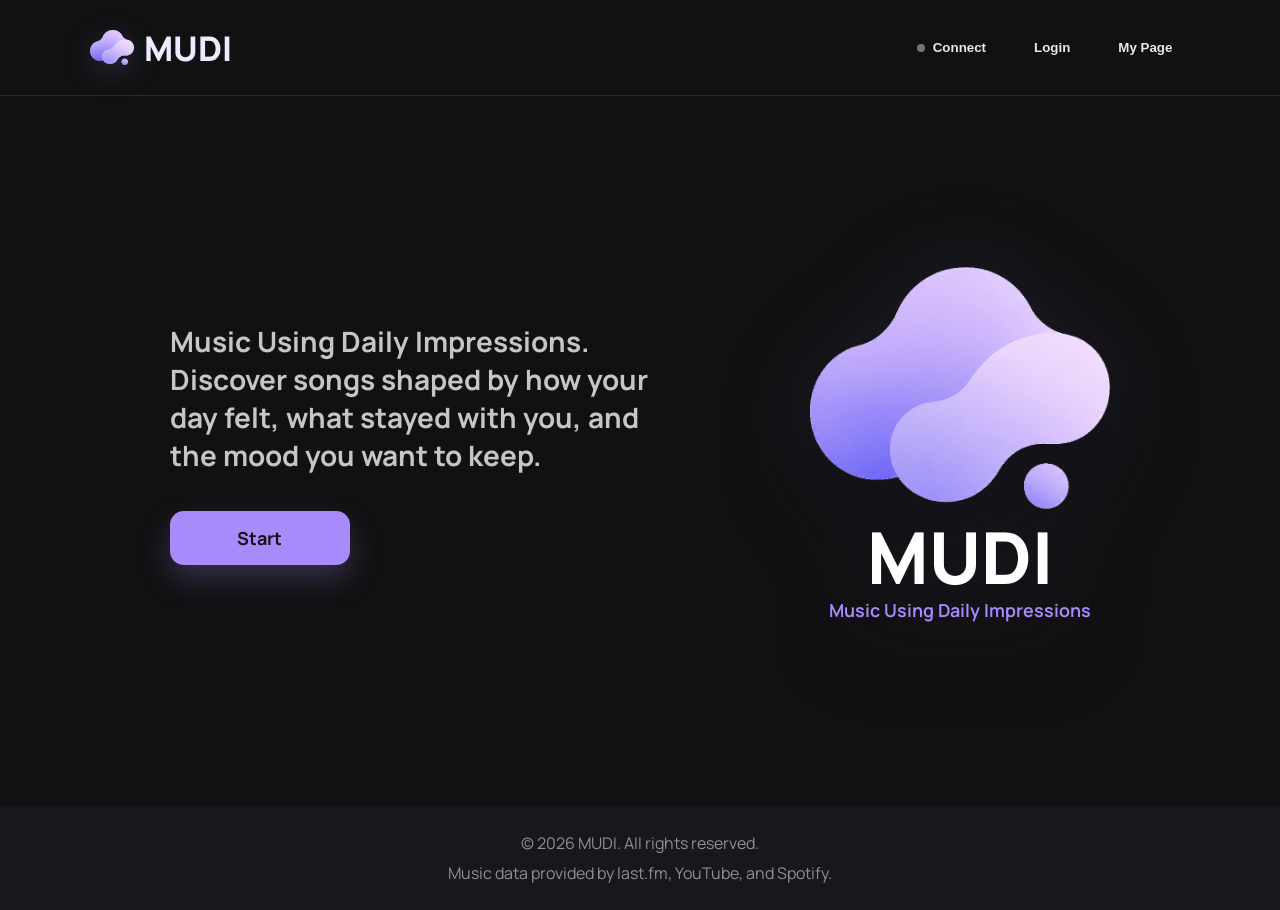
<file: index.html>
<!DOCTYPE html>
<html lang="en">
<head>
    <title>MUDI | Music Using Daily Impressions</title>
    <meta charset="UTF-8">
    <meta name="viewport" content="width=device-width, initial-scale=1.0">
    <link rel="stylesheet" href="index.css">
    <link rel="preconnect" href="https://fonts.googleapis.com">
    <link rel="preconnect" href="https://fonts.gstatic.com" crossorigin>
    <link href="https://fonts.googleapis.com/css2?family=Manrope:wght@200..800&display=swap" rel="stylesheet">
    <link rel="icon" href="source/MUDI-cloud-clean.png"/>
    <link rel="apple-touch-icon" href="source/MUDI-cloud-clean.png"/>
</head>
<body>
    <header>
        <h1 class="logo">
            <img src="source/MUDI-cloud-clean.png" alt="" aria-hidden="true">
            <span>MUDI</span>
        </h1>
        <nav class="button-group" aria-label="User menu">
            <button type="button" id="connect-services" class="connect-trigger">
                <span class="connection-dot" aria-hidden="true"></span>
                <span class="connect-label">Connect</span>
            </button>
            <button type="button" id="login" class="login-btn" onclick="location.href='auth.html?mode=login'">Login</button>
            <button type="button" id="mypage" class="mypage-btn" onclick="location.href='mypage.html'">My Page</button>
        </nav>
    </header>

    <main class="content">
        <section class="intro">
            <p>
                Music Using Daily Impressions.
                Discover songs shaped by how your day felt, what stayed with you, and the mood you want to keep.
            </p>
            <a class="start-button" href="selec.html">Start</a>
        </section>
        <div class="logo-image" aria-label="MUDI logo">
            <img src="source/MUDI-cloud-clean.png" alt="">
            <strong>MUDI</strong>
            <span>Music Using Daily Impressions</span>
        </div>
    </main>

    <footer>
        <p>&copy; 2026 MUDI. All rights reserved.</p>
        <p>Music data provided by last.fm, YouTube, and Spotify.</p>
    </footer>

    <div class="modal-backdrop" id="connection-modal" hidden>
        <section class="connection-modal" role="dialog" aria-modal="true" aria-labelledby="connection-title">
            <button class="modal-close" type="button" aria-label="Close connection dialog">&times;</button>
            <span class="modal-eyebrow">EXPORT WITHOUT THE WAIT</span>
            <h2 id="connection-title">Connect your music</h2>
            <p class="modal-description">Connect now, then send your MUDI playlists without signing in again.</p>

            <div class="provider-list">
                <button class="provider-button" type="button" data-provider="google">
                    <span class="provider-icon google-icon" aria-hidden="true">G</span>
                    <span class="provider-copy">
                        <strong>Continue with Google</strong>
                        <small>Export playlists to YouTube</small>
                    </span>
                    <span class="provider-status">Connect</span>
                </button>

                <button class="provider-button" type="button" data-provider="spotify">
                    <span class="provider-icon spotify-icon" aria-hidden="true">♪</span>
                    <span class="provider-copy">
                        <strong>Continue with Spotify</strong>
                        <small>Export playlists to Spotify</small>
                    </span>
                    <span class="provider-status">Connect</span>
                </button>
            </div>

            <p class="privacy-note">This demo only previews the connection flow. No account data is requested or stored.</p>
        </section>
    </div>
    <script src="index.js"></script>
</body>
</html>
</file>
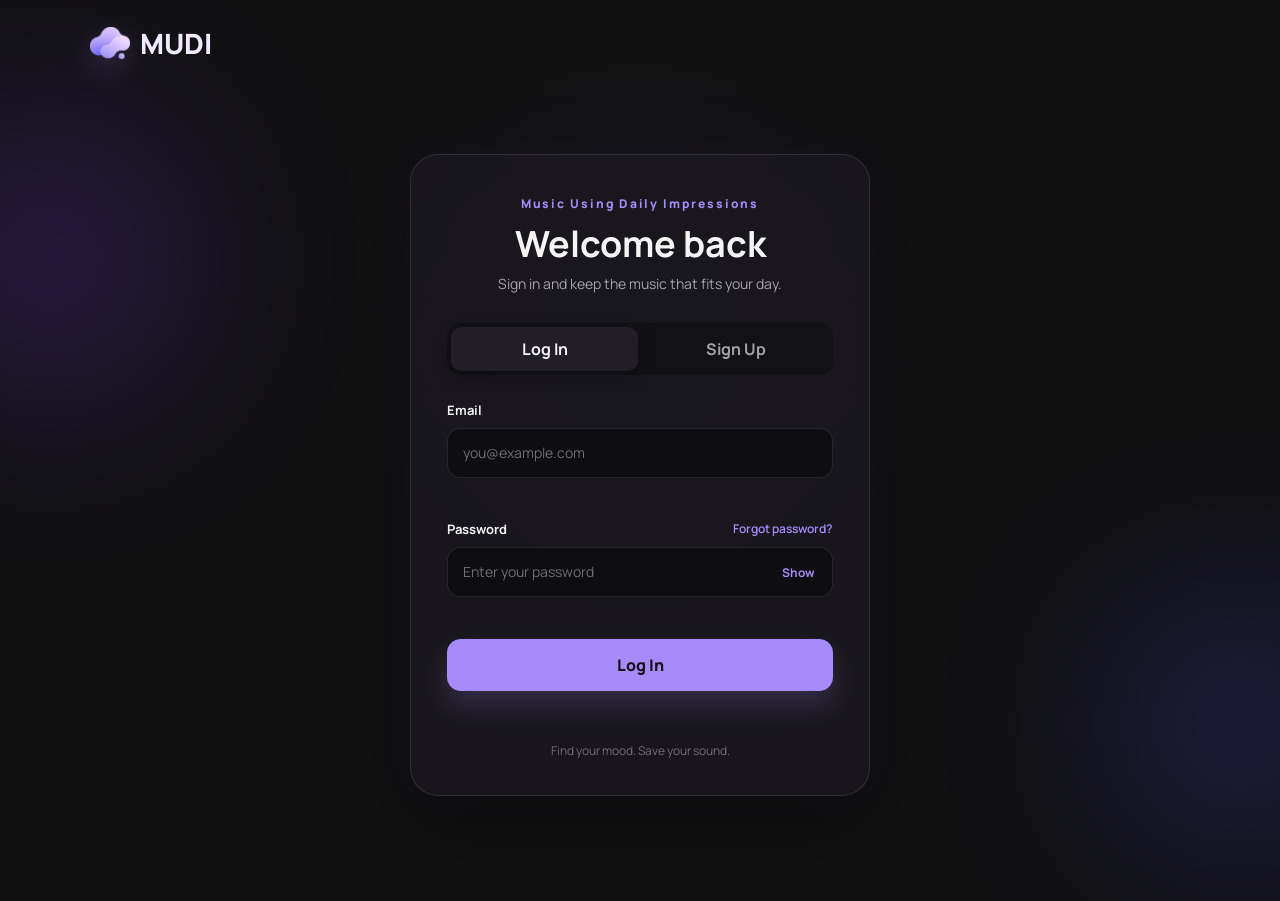
<file: auth.html>
<!DOCTYPE html>
<html lang="en">
<head>
    <meta charset="UTF-8">
    <meta name="viewport" content="width=device-width, initial-scale=1.0">
    <meta name="theme-color" content="#111112">
    <title>MUDI | Welcome</title>
    <link rel="preconnect" href="https://fonts.googleapis.com">
    <link rel="preconnect" href="https://fonts.gstatic.com" crossorigin>
    <link href="https://fonts.googleapis.com/css2?family=Manrope:wght@400;500;600;700;800&display=swap" rel="stylesheet">
    <link rel="icon" href="source/MUDI-cloud-clean.png">
    <link rel="stylesheet" href="auth.css">
</head>
<body>
    <div class="ambient ambient-one" aria-hidden="true"></div>
    <div class="ambient ambient-two" aria-hidden="true"></div>

    <header class="site-header">
        <a class="brand" href="index.html" aria-label="Go to the MUDI home page">
            <img src="source/MUDI-cloud-clean.png" alt="">
            <span>MUDI</span>
        </a>
    </header>

    <main class="auth-page">
        <section class="auth-card" aria-labelledby="auth-title">
            <div class="auth-heading">
                <span class="eyebrow">Music Using Daily Impressions</span>
                <h1 id="auth-title">Welcome back</h1>
                <p id="auth-description">Sign in and keep the music that fits your day.</p>
            </div>

            <div class="auth-tabs" role="tablist" aria-label="Account access">
                <button class="auth-tab active" id="login-tab" type="button" role="tab" aria-selected="true" aria-controls="login-panel" data-mode="login">Log In</button>
                <button class="auth-tab" id="signup-tab" type="button" role="tab" aria-selected="false" aria-controls="signup-panel" data-mode="signup">Sign Up</button>
            </div>

            <div class="tab-panel active" id="login-panel" role="tabpanel" aria-labelledby="login-tab">
                <form id="login-form" novalidate>
                    <div class="field">
                        <label for="login-email">Email</label>
                        <input id="login-email" name="email" type="email" autocomplete="email" placeholder="you@example.com" required>
                        <span class="field-error"></span>
                    </div>
                    <div class="field">
                        <div class="label-row">
                            <label for="login-password">Password</label>
                            <a href="#" class="quiet-link">Forgot password?</a>
                        </div>
                        <div class="password-field">
                            <input id="login-password" name="password" type="password" autocomplete="current-password" placeholder="Enter your password" minlength="8" required>
                            <button class="password-toggle" type="button" aria-label="Show password">Show</button>
                        </div>
                        <span class="field-error"></span>
                    </div>
                    <button class="submit-button" type="submit">Log In</button>
                    <p class="form-status" role="status" aria-live="polite"></p>
                </form>
            </div>

            <div class="tab-panel" id="signup-panel" role="tabpanel" aria-labelledby="signup-tab" hidden>
                <form id="signup-form" novalidate>
                    <div class="field">
                        <label for="signup-name">Name</label>
                        <input id="signup-name" name="name" type="text" autocomplete="name" placeholder="How should we call you?" required>
                        <span class="field-error"></span>
                    </div>
                    <div class="field">
                        <label for="signup-email">Email</label>
                        <input id="signup-email" name="email" type="email" autocomplete="email" placeholder="you@example.com" required>
                        <span class="field-error"></span>
                    </div>
                    <div class="field">
                        <label for="signup-password">Password</label>
                        <div class="password-field">
                            <input id="signup-password" name="password" type="password" autocomplete="new-password" placeholder="At least 8 characters" minlength="8" required>
                            <button class="password-toggle" type="button" aria-label="Show password">Show</button>
                        </div>
                        <span class="field-error"></span>
                    </div>
                    <label class="agreement">
                        <input type="checkbox" name="agreement" required>
                        <span>I agree to the Terms and Privacy Policy.</span>
                    </label>
                    <button class="submit-button" type="submit">Create Account</button>
                    <p class="form-status" role="status" aria-live="polite"></p>
                </form>
            </div>

            <p class="auth-note">Find your mood. Save your sound.</p>
        </section>
    </main>

    <script src="auth.js"></script>
</body>
</html>
</file>
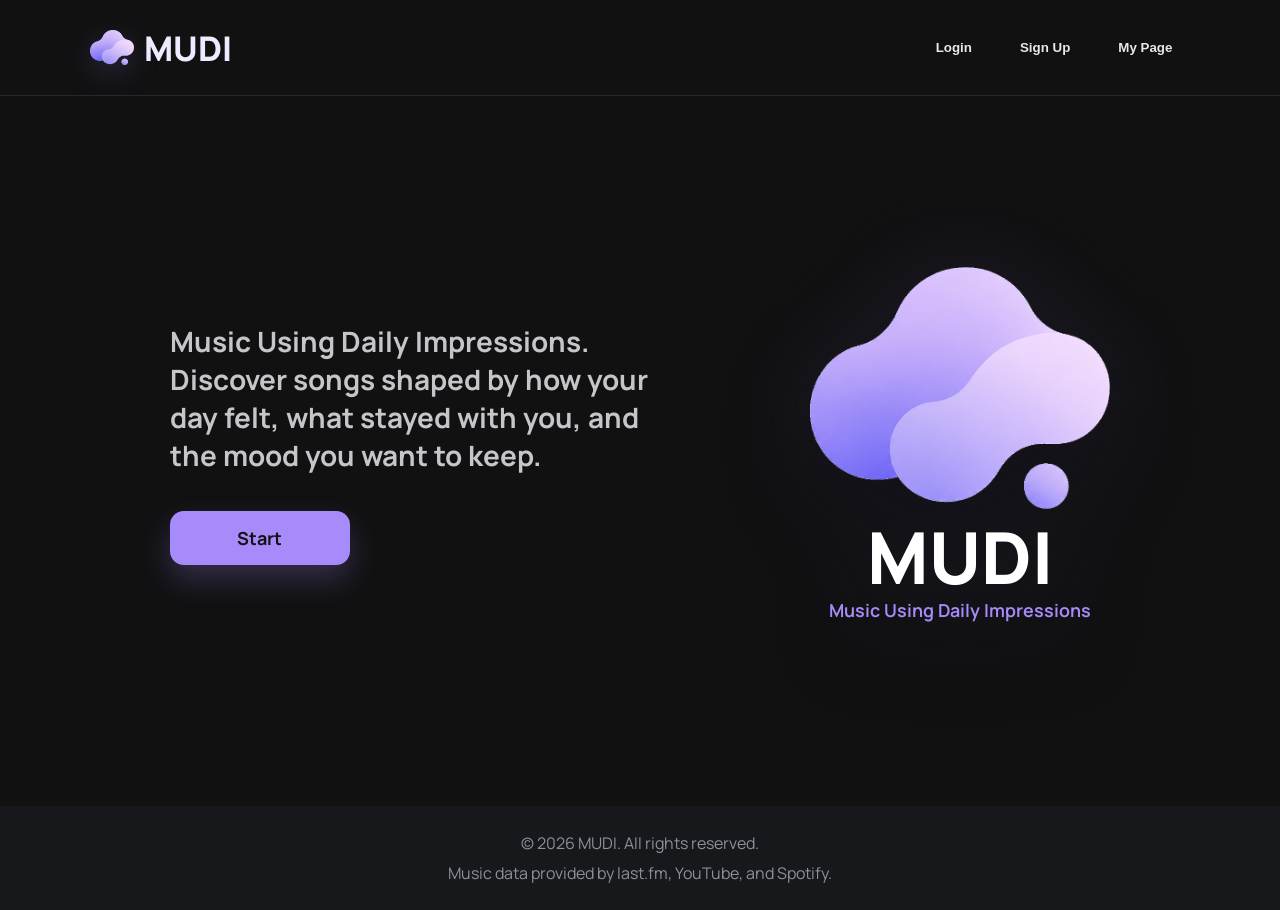
<file: main.html>
<!DOCTYPE html>
<html lang="en">
<head>
    <title>MUDI | Music Using Daily Impressions</title>
    <meta charset="UTF-8">
    <meta name="viewport" content="width=device-width, initial-scale=1.0">
    <link rel="stylesheet" href="main.css">
    <link rel="preconnect" href="https://fonts.googleapis.com">
    <link rel="preconnect" href="https://fonts.gstatic.com" crossorigin>
    <link href="https://fonts.googleapis.com/css2?family=Manrope:wght@200..800&display=swap" rel="stylesheet">
    <link rel="icon" href="source/MUDI-cloud-clean.png"/>
    <link rel="apple-touch-icon" href="source/MUDI-cloud-clean.png"/>
</head>
<body>
    <header>
        <h1 class="logo">
            <img src="source/MUDI-cloud-clean.png" alt="" aria-hidden="true">
            <span>MUDI</span>
        </h1>
        <nav class="button-group" aria-label="User menu">
            <button type="button" id="login">Login</button>
            <button type="button" id="signup">Sign Up</button>
            <button type="button" id="mypage" class="mypage-btn" onclick="location.href='mypage.html'">My Page</button>
        </nav>
    </header>

    <main class="content">
        <section class="intro">
            <p>
                Music Using Daily Impressions.
                Discover songs shaped by how your day felt, what stayed with you, and the mood you want to keep.
            </p>
            <a class="start-button" href="selec.html">Start</a>
        </section>
        <div class="logo-image" aria-label="MUDI logo">
            <img src="source/MUDI-cloud-clean.png" alt="">
            <strong>MUDI</strong>
            <span>Music Using Daily Impressions</span>
        </div>
    </main>

    <footer>
        <p>&copy; 2026 MUDI. All rights reserved.</p>
        <p>Music data provided by last.fm, YouTube, and Spotify.</p>
    </footer>
</body>
</html>
</file>
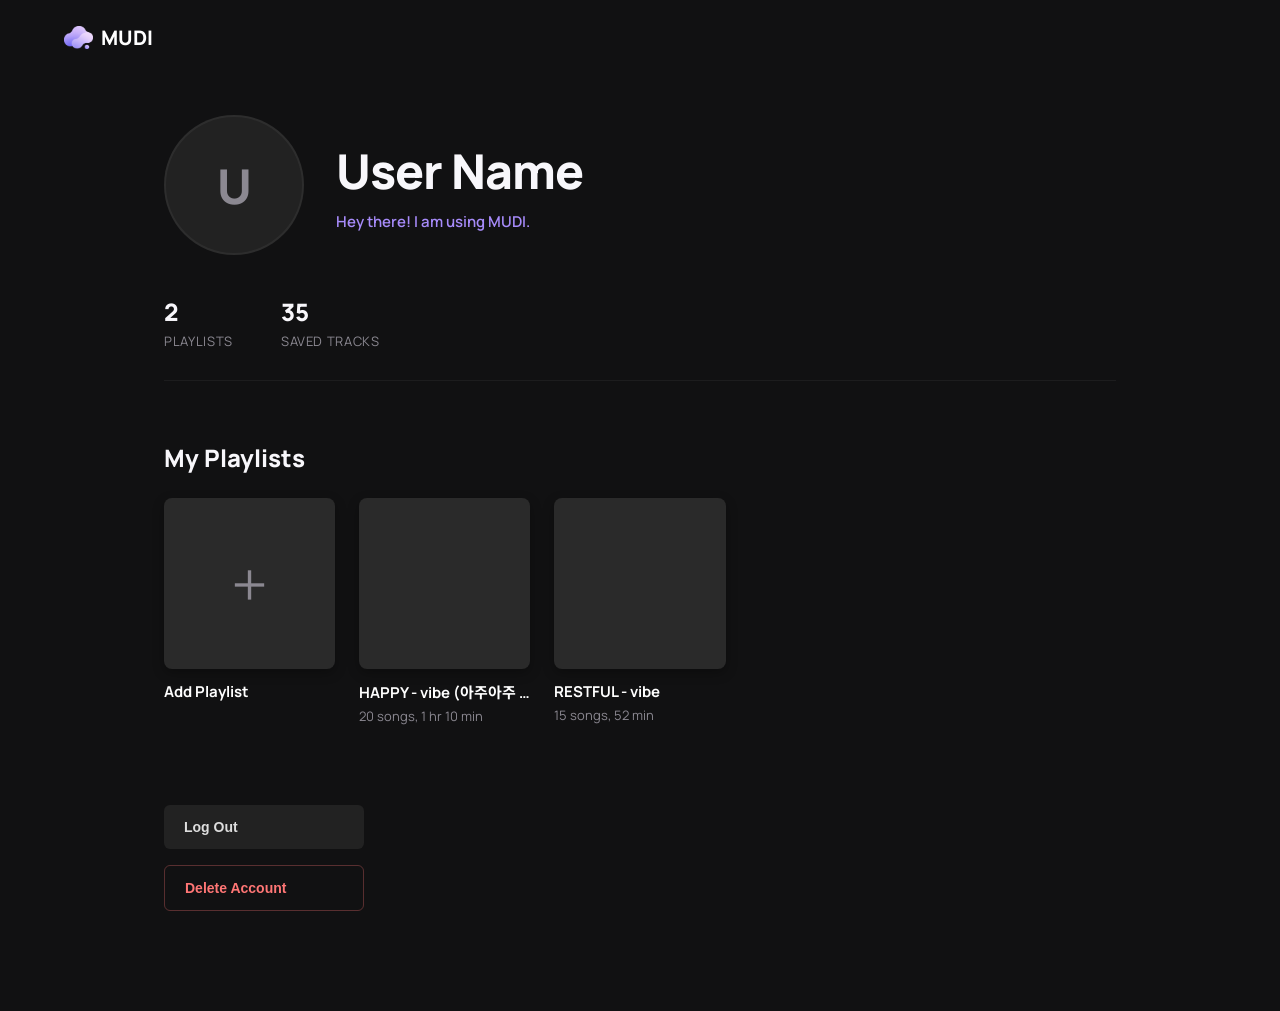
<file: mypage.html>
<!DOCTYPE html>
<html lang="en">
<head>
    <meta charset="UTF-8">
    <meta name="viewport" content="width=device-width, initial-scale=1.0">
    <title>MUDI | My Page</title>
    <link rel="preconnect" href="https://fonts.googleapis.com">
    <link rel="preconnect" href="https://fonts.gstatic.com" crossorigin>
    <link href="https://fonts.googleapis.com/css2?family=Manrope:wght@400;600;700;800&family=Noto+Sans+KR:wght@400;500;600;700&display=swap" rel="stylesheet">
    <link rel="icon" href="source/MUDI-cloud-clean.png">
    <link rel="stylesheet" href="mypage.css">
</head>
<body>
    <div class="ambient ambient-one" aria-hidden="true"></div>

    <header class="site-header">
        <a class="brand" href="index.html">
            <img src="source/MUDI-cloud-clean.png" alt="">
            <span>MUDI</span>
        </a>
    </header>

    <main class="mypage-container">
        <section class="profile-section">
            <div class="profile-header">
                <div class="profile-avatar">
                    <span>U</span>
                </div>
                <div class="profile-info">
                    <h1 class="username">User Name</h1>
                    <p class="user-desc">Hey there! I am using MUDI.</p>
                </div>
            </div>
            
            <div class="profile-stats">
                <div class="stat-item">
                    <strong id="stat-playlists">0</strong>
                    <span>playlists</span>
                </div>
                <div class="stat-item">
                    <strong id="stat-tracks">0</strong>
                    <span>saved tracks</span>
                </div>
            </div>
        </section>

        <section class="playlists-section">
            <h2 class="section-title">My Playlists</h2>

            <div class="playlist-grid" id="playlist-container">

                <div class="playlist-card add-card" onclick="location.href='selec.html'">
                    <div class="card-cover add-cover">
                        <span class="plus-icon">+</span>
                    </div>
                    <h3 class="card-title">Add Playlist</h3>
                    <p class="card-stats"></p>
                </div>

            </div>
        </section>
        <section class="account-actions">
            <button class="logout-btn" id="logout-btn">Log Out</button>
            <button class="delete-account-btn" id="delete-account-btn">Delete Account</button>
        </section>
    </main>

    <script src="mypage.js"></script>
</body>
</html>
</file>
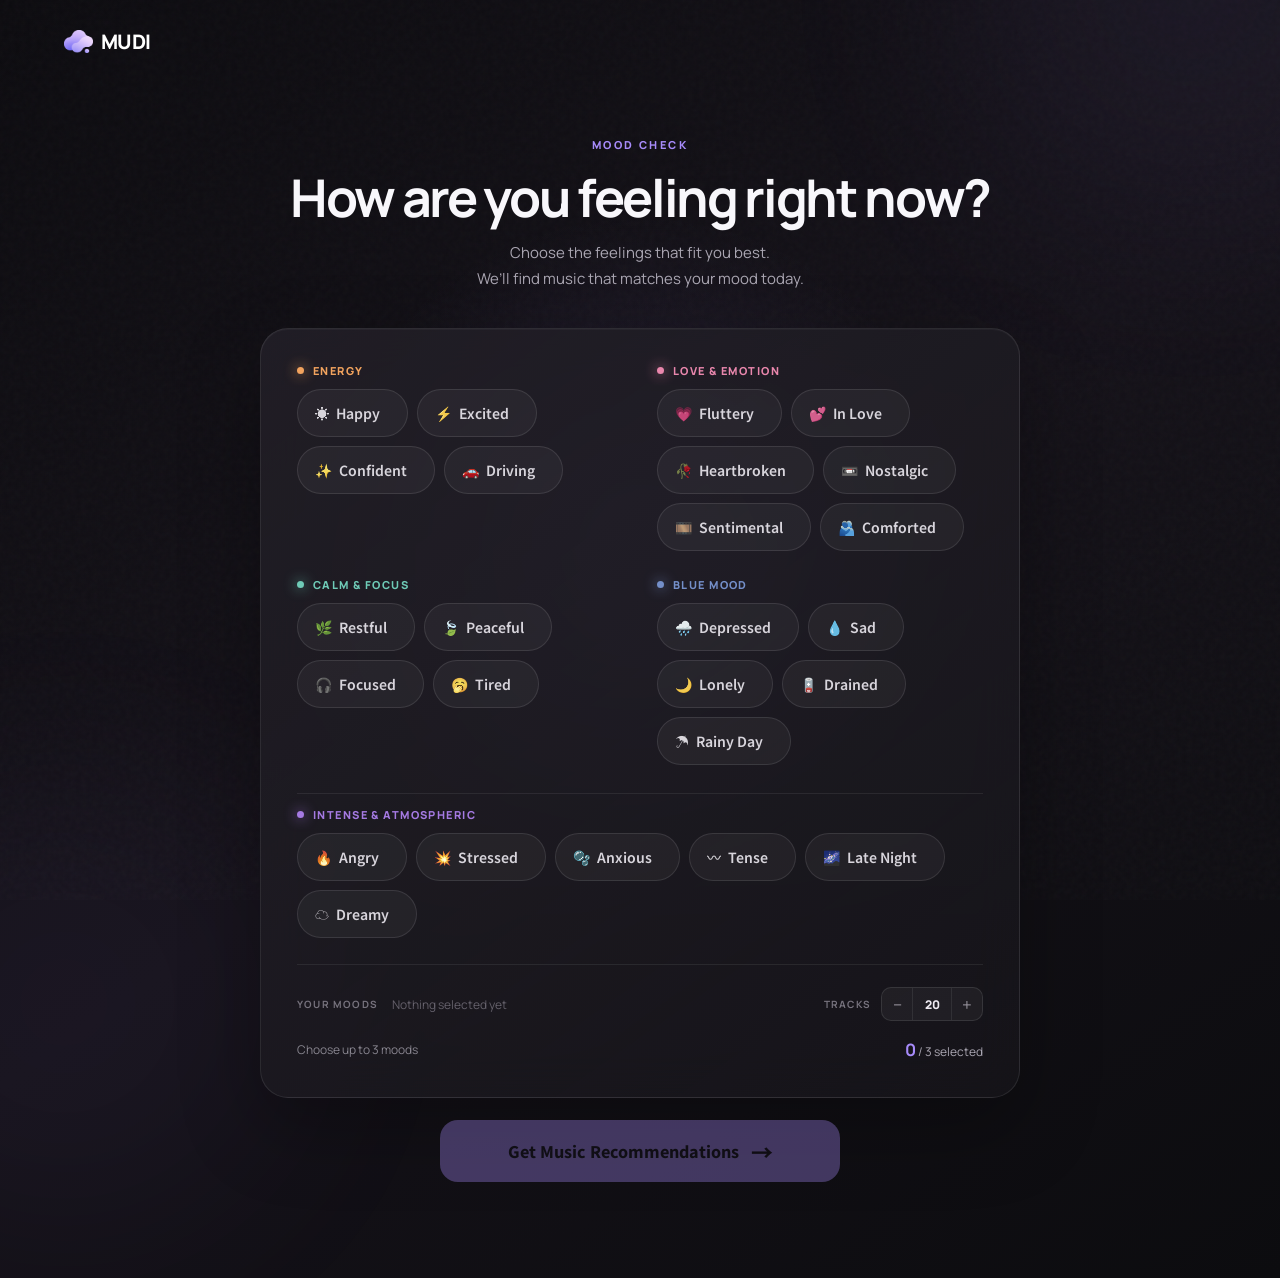
<file: selec.html>
<!DOCTYPE html>
<html lang="en">
<head>
    <meta charset="UTF-8">
    <meta name="viewport" content="width=device-width, initial-scale=1.0">
    <meta name="theme-color" content="#0f0e12">
    <title>MUDI | Choose Your Mood</title>
    <link rel="preconnect" href="https://fonts.googleapis.com">
    <link rel="preconnect" href="https://fonts.gstatic.com" crossorigin>
    <link href="https://fonts.googleapis.com/css2?family=Manrope:wght@400;500;600;700;800&family=Noto+Sans+KR:wght@400;500;600;700;800&display=swap" rel="stylesheet">
    <link rel="icon" href="source/MUDI-cloud-clean.png">
    <link rel="stylesheet" href="selec.css">
</head>
<body>
    <div class="ambient ambient-one" aria-hidden="true"></div>
    <div class="ambient ambient-two" aria-hidden="true"></div>

    <header class="site-header">
        <a class="brand" href="index.html" aria-label="Go to the MUDI home page">
            <img src="source/MUDI-cloud-clean.png" alt="">
            <span>MUDI</span>
        </a>
    </header>

    <main class="selection-page">
        <section class="heading" aria-labelledby="page-title">
            <span class="eyebrow">MOOD CHECK</span>
            <h1 id="page-title">How are you feeling right now?</h1>
            <p>Choose the feelings that fit you best.<br>We’ll find music that matches your mood today.</p>
        </section>

        <section class="mood-card" aria-label="Choose your mood">
            <div class="tag-list" role="group" aria-describedby="selection-help"></div>

            <div class="selection-footer">
                <div class="selected-preview">
                    <div class="selected-moods">
                        <span class="selected-label">Your moods</span>
                        <div class="selected-list" aria-live="polite">
                            <span class="empty-selection">Nothing selected yet</span>
                        </div>
                    </div>
                    <div class="track-picker">
                        <label for="track-count">Tracks</label>
                        <div class="track-stepper">
                            <button type="button" class="track-step" data-step="-1" aria-label="Remove one track">−</button>
                            <input id="track-count" type="number" min="1" max="100" value="20" inputmode="numeric" aria-label="Number of tracks">
                            <button type="button" class="track-step" data-step="1" aria-label="Add one track">+</button>
                        </div>
                    </div>
                </div>
                <div class="selection-meta">
                    <p id="selection-help">Choose up to 3 moods</p>
                    <p class="counter"><strong id="selected-count">0</strong><span> / 3 selected</span></p>
                </div>
            </div>
        </section>

        <button class="recommend-button" type="button" disabled>
            <span>Get Music Recommendations</span>
            <span class="arrow" aria-hidden="true">→</span>
        </button>
        <p class="status-message" role="status" aria-live="polite"></p>
    </main>

    <script src="selec.js"></script>
</body>
</html>
</file>
<file: index.css>
* {
    box-sizing: border-box;
}

body {
    min-height: 100vh;
    margin: 0;
    color: #f4f4f5;
    font-family: "Manrope", sans-serif;
    background-color: #111112;
    --theme-color: #a78bfa;
    --theme-hover: #c4b5fd;
    --theme-soft: #f0eaff;
    --theme-ink: #141118;
}

header {
    display: flex;
    justify-content: space-between;
    align-items: center;
    gap: 24px;
    padding: 28px 7vw;
    background-color: #111112;
    border-bottom: 1px solid rgba(255, 255, 255, 0.1);
}

.logo {
    display: flex;
    align-items: center;
    gap: 10px;
    margin: 0;
    color: var(--theme-soft);
    font-size: 34px;
    font-weight: 800;
    font-family: "Manrope", sans-serif;
    letter-spacing: 0;
    line-height: 1;
}

.logo img {
    display: block;
    width: 44px;
    height: 36px;
    object-fit: contain;
    filter: drop-shadow(0 8px 14px rgba(167, 139, 250, 0.18));
}

.button-group {
    display: flex;
    gap: 12px;
}

.button-group button,
.start-button {
    border: 0;
    border-radius: 14px;
    cursor: pointer;
    font-weight: 700;
    transition: color 0.2s ease, background-color 0.2s ease, box-shadow 0.2s ease, transform 0.2s ease;
}

.button-group button {
    padding: 12px 18px;
    color: #e8e8e8;
    background-color: transparent;
}

.button-group button:hover {
    color: var(--theme-color);
    background-color: #1b1822;
}

.connect-trigger {
    display: inline-flex;
    align-items: center;
    gap: 8px;
}

.connection-dot {
    width: 8px;
    height: 8px;
    border-radius: 50%;
    background: #77737e;
}

.connect-trigger.has-connection .connection-dot {
    background: #7ee2a8;
    box-shadow: 0 0 0 4px rgba(126, 226, 168, 0.1);
}

.content {
    max-width: 1120px;
    min-height: calc(100vh - 190px);
    margin: 0 auto;
    padding: 72px 7vw 86px;
    display: flex;
    align-items: center;
    gap: 90px;
}

.content > :last-child {
    margin-left: auto;
}

.intro {
    max-width: 520px;
    padding: 24px 0;
    display: flex;
    flex-direction: column;
}

.intro > p {
    margin: 0 0 36px;
    color: #c5c5ca;
    font-size: 28px;
    font-weight: 700;
    line-height: 1.35;
    letter-spacing: 0;
}

.start-button {
    width: 180px;
    height: 54px;
    display: inline-flex;
    align-items: center;
    justify-content: center;
    color: var(--theme-ink);
    background-color: var(--theme-color);
    font-size: 18px;
    text-decoration: none;
    box-shadow: 0 14px 30px rgba(167, 139, 250, 0.24);
}

.start-button:hover {
    background-color: var(--theme-hover);
    transform: translateY(-2px);
    box-shadow: 0 18px 36px rgba(167, 139, 250, 0.34);
}

.logo-image {
    width: 300px;
    max-width: 100%;
    display: flex;
    flex-direction: column;
    align-items: center;
    filter: drop-shadow(0 28px 44px rgba(0, 0, 0, 0.42)) drop-shadow(0 0 42px rgba(167, 139, 250, 0.12));
}

.logo-image img {
    display: block;
    width: 100%;
    max-width: 100%;
}

.logo-image strong {
    margin-top: 16px;
    color: #ffffff;
    font-size: clamp(50px, 5.6vw, 78px);
    font-weight: 800;
    line-height: 0.9;
}

.logo-image span {
    margin-top: 10px;
    color: var(--theme-color);
    font-size: clamp(13px, 1.4vw, 19px);
    font-weight: 650;
    line-height: 1.2;
    text-align: center;
}

footer {
    display: flex;
    justify-content: center;
    flex-direction: column;
    align-items: center;
    padding: 22px 30px;
    background-color: #17181b;
}

footer p {
    color: #8f8f96;
    margin: 4px 0;
}

.modal-backdrop {
    position: fixed;
    inset: 0;
    z-index: 1000;
    display: grid;
    place-items: center;
    padding: 20px;
    background: rgba(5, 5, 7, 0.72);
    backdrop-filter: blur(10px);
}

.modal-backdrop[hidden] {
    display: none;
}

.connection-modal {
    position: relative;
    width: min(100%, 470px);
    padding: 36px;
    border: 1px solid rgba(255, 255, 255, 0.11);
    border-radius: 26px;
    background:
        radial-gradient(circle at 80% 0%, rgba(167, 139, 250, 0.14), transparent 35%),
        #1a181f;
    box-shadow: 0 30px 90px rgba(0, 0, 0, 0.55);
}

.modal-close {
    position: absolute;
    top: 16px;
    right: 16px;
    width: 36px;
    height: 36px;
    border: 0;
    border-radius: 50%;
    color: #aaa6b2;
    font-size: 26px;
    line-height: 1;
    background: rgba(255, 255, 255, 0.05);
    cursor: pointer;
}

.modal-eyebrow {
    color: var(--theme-color);
    font-size: 11px;
    font-weight: 800;
    letter-spacing: 0.14em;
}

.connection-modal h2 {
    margin: 10px 0 8px;
    color: #fff;
    font-size: 30px;
}

.modal-description {
    margin: 0;
    color: #aaa6b2;
    font-size: 14px;
    line-height: 1.55;
}

.provider-list {
    margin-top: 26px;
    display: grid;
    gap: 12px;
}

.provider-button {
    width: 100%;
    min-height: 72px;
    display: grid;
    grid-template-columns: 42px 1fr auto;
    align-items: center;
    gap: 12px;
    padding: 12px 14px;
    border: 1px solid rgba(255, 255, 255, 0.1);
    border-radius: 16px;
    color: #fff;
    text-align: left;
    background: rgba(12, 11, 14, 0.72);
    cursor: pointer;
}

.provider-button:hover {
    border-color: rgba(167, 139, 250, 0.55);
    background: rgba(167, 139, 250, 0.07);
}

.provider-button.connected {
    border-color: rgba(126, 226, 168, 0.34);
}

.provider-icon {
    width: 40px;
    height: 40px;
    display: grid;
    place-items: center;
    border-radius: 50%;
    font-size: 18px;
    font-weight: 800;
}

.google-icon {
    color: #4285f4;
    background: #fff;
}

.spotify-icon {
    color: #101010;
    background: #1ed760;
}

.provider-copy {
    display: grid;
    gap: 3px;
}

.provider-copy strong {
    font-size: 14px;
}

.provider-copy small {
    color: #8f8c96;
    font-size: 11px;
}

.provider-status {
    color: var(--theme-color);
    font-size: 12px;
    font-weight: 800;
}

.provider-button.connected .provider-status {
    color: #7ee2a8;
}

.privacy-note {
    margin: 22px 8px 0;
    color: #737079;
    font-size: 11px;
    line-height: 1.5;
    text-align: center;
}

body.modal-open {
    overflow: hidden;
}

@media (max-width: 768px) {
    header,
    .content {
        padding-left: 28px;
        padding-right: 28px;
    }

    header,
    .content {
        flex-direction: column;
        align-items: stretch;
    }

    .button-group {
        flex-wrap: wrap;
    }

    .button-group button {
        flex: 1;
    }

    .content {
        min-height: auto;
        gap: 42px;
    }

    .content > :last-child {
        margin-left: 0;
    }

    .intro > p {
        font-size: 24px;
    }

    .connection-modal {
        padding: 32px 20px 24px;
    }

    .provider-button {
        grid-template-columns: 42px 1fr;
    }

    .provider-status {
        grid-column: 2;
    }
}
</file>
<file: auth.css>
* {
    box-sizing: border-box;
}

:root {
    color-scheme: dark;
    --bg: #111112;
    --surface: rgba(26, 24, 31, 0.9);
    --surface-strong: #211e28;
    --line: rgba(255, 255, 255, 0.1);
    --text: #f4f4f5;
    --muted: #a5a3aa;
    --accent: #a78bfa;
    --accent-hover: #c4b5fd;
    --ink: #17131d;
    --danger: #fca5a5;
}

body {
    min-height: 100vh;
    margin: 0;
    overflow-x: hidden;
    color: var(--text);
    font-family: "Manrope", sans-serif;
    background:
        radial-gradient(circle at 50% 38%, rgba(167, 139, 250, 0.08), transparent 34%),
        var(--bg);
}

.ambient {
    position: fixed;
    z-index: -1;
    border-radius: 50%;
    filter: blur(90px);
    opacity: 0.22;
    pointer-events: none;
}

.ambient-one {
    top: 12%;
    left: -100px;
    width: 300px;
    height: 300px;
    background: #7c3aed;
}

.ambient-two {
    right: -100px;
    bottom: 4%;
    width: 280px;
    height: 280px;
    background: #4f46e5;
}

.site-header {
    padding: 26px 7vw;
}

.brand {
    width: fit-content;
    display: inline-flex;
    align-items: center;
    gap: 10px;
    color: #f0eaff;
    font-size: 28px;
    font-weight: 800;
    line-height: 1;
    text-decoration: none;
}

.brand img {
    width: 40px;
    height: 34px;
    object-fit: contain;
    filter: drop-shadow(0 8px 14px rgba(167, 139, 250, 0.22));
}

.auth-page {
    min-height: calc(100vh - 90px);
    display: grid;
    place-items: center;
    padding: 28px 20px 70px;
}

.auth-card {
    width: min(100%, 460px);
    padding: 36px;
    border: 1px solid var(--line);
    border-radius: 28px;
    background: var(--surface);
    box-shadow: 0 28px 80px rgba(0, 0, 0, 0.42), 0 0 50px rgba(167, 139, 250, 0.05);
    backdrop-filter: blur(18px);
}

.auth-heading {
    text-align: center;
}

.eyebrow {
    color: var(--accent);
    font-size: 12px;
    font-weight: 800;
    letter-spacing: 0.16em;
}

.auth-heading h1 {
    margin: 10px 0 8px;
    font-size: clamp(28px, 6vw, 36px);
    line-height: 1.15;
}

.auth-heading p {
    margin: 0;
    color: var(--muted);
    font-size: 14px;
    line-height: 1.6;
}

.auth-tabs {
    margin: 28px 0 26px;
    padding: 4px;
    display: grid;
    grid-template-columns: 1fr 1fr;
    gap: 4px;
    border-radius: 14px;
    background: #121115;
}

.auth-tab {
    min-height: 44px;
    border: 0;
    border-radius: 11px;
    color: var(--muted);
    font: inherit;
    font-weight: 700;
    background: transparent;
    cursor: pointer;
    transition: color 0.2s ease, background 0.2s ease, box-shadow 0.2s ease;
}

.auth-tab.active {
    color: var(--text);
    background: var(--surface-strong);
    box-shadow: 0 6px 18px rgba(0, 0, 0, 0.22);
}

.tab-panel:not(.active) {
    display: none;
}

form,
.field {
    display: grid;
    gap: 9px;
}

form {
    gap: 18px;
}

label,
.label-row {
    font-size: 13px;
    font-weight: 700;
}

.label-row {
    display: flex;
    align-items: center;
    justify-content: space-between;
}

.quiet-link {
    color: var(--accent);
    font-size: 12px;
    font-weight: 600;
    text-decoration: none;
}

input {
    width: 100%;
    height: 50px;
    border: 1px solid var(--line);
    border-radius: 13px;
    outline: none;
    padding: 0 15px;
    color: var(--text);
    font: inherit;
    font-size: 14px;
    background: rgba(12, 11, 14, 0.74);
    transition: border-color 0.2s ease, box-shadow 0.2s ease;
}

input::placeholder {
    color: #6f6d74;
}

input:focus {
    border-color: var(--accent);
    box-shadow: 0 0 0 3px rgba(167, 139, 250, 0.13);
}

input[aria-invalid="true"] {
    border-color: var(--danger);
}

.password-field {
    position: relative;
}

.password-field input {
    padding-right: 64px;
}

.password-toggle {
    position: absolute;
    top: 50%;
    right: 12px;
    border: 0;
    padding: 6px;
    color: var(--accent);
    font: inherit;
    font-size: 12px;
    font-weight: 700;
    background: transparent;
    cursor: pointer;
    transform: translateY(-50%);
}

.field-error {
    min-height: 15px;
    color: var(--danger);
    font-size: 11px;
}

.agreement {
    display: flex;
    align-items: flex-start;
    gap: 9px;
    color: var(--muted);
    font-size: 12px;
    font-weight: 500;
    line-height: 1.5;
}

.agreement input {
    width: 16px;
    height: 16px;
    margin: 1px 0 0;
    accent-color: var(--accent);
}

.submit-button {
    min-height: 52px;
    border: 0;
    border-radius: 14px;
    color: var(--ink);
    font: inherit;
    font-weight: 800;
    background: var(--accent);
    box-shadow: 0 14px 28px rgba(167, 139, 250, 0.2);
    cursor: pointer;
    transition: background 0.2s ease, transform 0.2s ease, box-shadow 0.2s ease;
}

.submit-button:hover {
    background: var(--accent-hover);
    transform: translateY(-1px);
    box-shadow: 0 17px 32px rgba(167, 139, 250, 0.28);
}

.form-status {
    min-height: 18px;
    margin: -7px 0 0;
    color: var(--accent-hover);
    font-size: 12px;
    text-align: center;
}

.auth-note {
    margin: 22px 0 0;
    color: #706d76;
    font-size: 12px;
    text-align: center;
}

@media (max-width: 520px) {
    .site-header {
        padding: 22px 24px;
    }

    .auth-page {
        align-items: start;
        padding: 18px 16px 44px;
    }

    .auth-card {
        padding: 28px 22px;
        border-radius: 22px;
    }
}

@media (prefers-reduced-motion: reduce) {
    * {
        scroll-behavior: auto !important;
        transition: none !important;
    }
}
</file>
<file: main.css>
* {
    box-sizing: border-box;
}

body {
    min-height: 100vh;
    margin: 0;
    color: #f4f4f5;
    font-family: "Manrope", sans-serif;
    background-color: #111112;
    --theme-color: #a78bfa;
    --theme-hover: #c4b5fd;
    --theme-soft: #f0eaff;
    --theme-ink: #141118;
}

header {
    display: flex;
    justify-content: space-between;
    align-items: center;
    gap: 24px;
    padding: 28px 7vw;
    background-color: #111112;
    border-bottom: 1px solid rgba(255, 255, 255, 0.1);
}

.logo {
    display: flex;
    align-items: center;
    gap: 10px;
    margin: 0;
    color: var(--theme-soft);
    font-size: 34px;
    font-weight: 800;
    font-family: "Manrope", sans-serif;
    letter-spacing: 0;
    line-height: 1;
}

.logo img {
    display: block;
    width: 44px;
    height: 36px;
    object-fit: contain;
    filter: drop-shadow(0 8px 14px rgba(167, 139, 250, 0.18));
}

.button-group {
    display: flex;
    gap: 12px;
}

.button-group button,
.start-button {
    border: 0;
    border-radius: 14px;
    cursor: pointer;
    font-weight: 700;
    transition: color 0.2s ease, background-color 0.2s ease, box-shadow 0.2s ease, transform 0.2s ease;
}

.button-group button {
    padding: 12px 18px;
    color: #e8e8e8;
    background-color: transparent;
}

.button-group button:hover {
    color: var(--theme-color);
    background-color: #1b1822;
}

.content {
    max-width: 1120px;
    min-height: calc(100vh - 190px);
    margin: 0 auto;
    padding: 72px 7vw 86px;
    display: flex;
    align-items: center;
    gap: 90px;
}

.content > :last-child {
    margin-left: auto;
}

.intro {
    max-width: 520px;
    padding: 24px 0;
    display: flex;
    flex-direction: column;
}

.intro > p {
    margin: 0 0 36px;
    color: #c5c5ca;
    font-size: 28px;
    font-weight: 700;
    line-height: 1.35;
    letter-spacing: 0;
}

.start-button {
    width: 180px;
    height: 54px;
    display: inline-flex;
    align-items: center;
    justify-content: center;
    color: var(--theme-ink);
    background-color: var(--theme-color);
    font-size: 18px;
    text-decoration: none;
    box-shadow: 0 14px 30px rgba(167, 139, 250, 0.24);
}

.start-button:hover {
    background-color: var(--theme-hover);
    transform: translateY(-2px);
    box-shadow: 0 18px 36px rgba(167, 139, 250, 0.34);
}

.logo-image {
    width: 300px;
    max-width: 100%;
    display: flex;
    flex-direction: column;
    align-items: center;
    filter: drop-shadow(0 28px 44px rgba(0, 0, 0, 0.42)) drop-shadow(0 0 42px rgba(167, 139, 250, 0.12));
}

.logo-image img {
    display: block;
    width: 100%;
    max-width: 100%;
}

.logo-image strong {
    margin-top: 16px;
    color: #ffffff;
    font-size: clamp(50px, 5.6vw, 78px);
    font-weight: 800;
    line-height: 0.9;
}

.logo-image span {
    margin-top: 10px;
    color: var(--theme-color);
    font-size: clamp(13px, 1.4vw, 19px);
    font-weight: 650;
    line-height: 1.2;
    text-align: center;
}

footer {
    display: flex;
    justify-content: center;
    flex-direction: column;
    align-items: center;
    padding: 22px 30px;
    background-color: #17181b;
}

footer p {
    color: #8f8f96;
    margin: 4px 0;
}

@media (max-width: 768px) {
    header,
    .content {
        padding-left: 28px;
        padding-right: 28px;
    }

    header,
    .content {
        flex-direction: column;
        align-items: stretch;
    }

    .button-group {
        flex-wrap: wrap;
    }

    .button-group button {
        flex: 1;
    }

    .content {
        min-height: auto;
        gap: 42px;
    }

    .content > :last-child {
        margin-left: 0;
    }

    .intro > p {
        font-size: 24px;
    }
}
</file>
<file: mypage.css>
:root {
    --accent: #a78bfa;
    --accent-rgb: 167, 139, 250;
    --text: #f8f7fb;
    --muted: #8b8891;
    --bg-main: #111112;
    --bg-card: #18171c;
}

* { box-sizing: border-box; }

body {
    margin: 0;
    min-height: 100vh;
    color: var(--text);
    font-family: "Manrope", "Noto Sans KR", sans-serif;
    background-color: var(--bg-main);
}

.site-header {
    display: flex;
    justify-content: space-between;
    align-items: center;
    padding: 24px clamp(24px, 5vw, 72px);
}
.brand {
    display: inline-flex; align-items: center; gap: 8px;
    color: #fff; text-decoration: none; font-size: 20px; font-weight: 800;
}
.brand img { width: 29px; height: 24px; object-fit: contain; }

.mypage-container {
    max-width: 1000px;
    margin: 0 auto;
    padding: 40px 24px 100px;
}

.profile-section {
    margin-bottom: 60px;
}

.profile-header {
    display: flex;
    align-items: center;
    gap: 32px;
    margin-bottom: 40px;
}

.profile-avatar {
    width: 140px;
    height: 140px;
    background-color: #222;
    border-radius: 50%;
    display: flex;
    justify-content: center;
    align-items: center;
    font-size: 48px;
    font-weight: 800;
    color: var(--muted);
    border: 2px solid rgba(255,255,255,0.05);
}

.profile-info {
    display: flex;
    flex-direction: column;
    gap: 8px;
}
.username { margin: 0; font-size: 48px; font-weight: 800; letter-spacing: -0.02em; }
.user-desc { margin: 0; color: var(--accent); font-size: 15px; font-weight: 600; }

.profile-stats {
    display: flex;
    gap: 48px;
    padding-bottom: 30px;
    border-bottom: 1px solid rgba(255,255,255,0.05);
}
.stat-item {
    display: flex;
    flex-direction: column;
    gap: 4px;
}
.stat-item strong { font-size: 24px; font-weight: 800; }
.stat-item span { color: var(--muted); font-size: 13px; text-transform: uppercase; letter-spacing: 0.05em; }

.playlists-section {
    margin-bottom: 80px;
}
.section-title {
    font-size: 24px;
    font-weight: 800;
    margin-bottom: 24px;
}

.playlist-grid {
    display: grid;
    grid-template-columns: repeat(auto-fill, minmax(160px, 1fr)); 
    gap: 24px;
}

.playlist-card {
    display: flex;
    flex-direction: column;
    cursor: pointer;
    background: transparent;
    padding: 0; /* 이전 패딩 제거 */
    border: none;
    transition: transform 0.2s ease;
}
.playlist-card:hover {
    transform: translateY(-4px);
}

.card-cover {
    width: 100%;
    aspect-ratio: 1 / 1;
    border-radius: 8px;
    background-color: #2a2a2a;
    margin-bottom: 12px;
    
    display: flex;
    justify-content: center;
    align-items: center;
    box-shadow: 0 4px 12px rgba(0,0,0,0.3);
    transition: background-color 0.2s, box-shadow 0.2s;
}

.playlist-card:hover .add-cover {
    background-color: rgba(167, 139, 250, 0.08);
    box-shadow: 0 0 0 2px var(--accent);
}

.plus-icon {
    font-size: 64px;
    font-weight: 300;
    color: var(--muted);
    transition: color 0.2s;
}
.playlist-card:hover .plus-icon {
    color: var(--accent);
}

.card-title {
    margin: 0 0 4px 0;
    font-size: 15px;
    font-weight: 700;
    color: #fff;
    white-space: nowrap;
    overflow: hidden;
    text-overflow: ellipsis;
}

.card-stats {
    margin: 0;
    font-size: 13px;
    color: var(--muted);
    min-height: 18px;
}
/* 3. 로그아웃 / 탈퇴 영역 */
.account-actions {
    display: flex;
    flex-direction: column;
    gap: 16px;
    max-width: 200px;
}

.logout-btn, .delete-account-btn {
    padding: 14px 20px;
    font-size: 14px;
    font-weight: 700;
    border-radius: 6px;
    cursor: pointer;
    text-align: left; /* 이미지1처럼 좌측 정렬 */
    transition: all 0.2s ease;
}

.logout-btn {
    background-color: #222;
    color: #ddd;
    border: none;
}
.logout-btn:hover { background-color: #333; color: #fff; }

.delete-account-btn {
    background-color: transparent;
    color: #ff7675;
    border: 1px solid rgba(255, 118, 117, 0.3);
}
.delete-account-btn:hover {
    background-color: rgba(255, 118, 117, 0.1);
    border-color: #ff7675;
}
</file>
<file: selec.css>
:root {
    --accent: #a78bfa;
    --accent-rgb: 167, 139, 250;
    --surface: rgba(28, 26, 33, 0.82);
    --text: #f8f7fb;
    --muted: #aaa6b2;
}

* { box-sizing: border-box; }

body {
    min-height: 100vh;
    margin: 0;
    overflow-x: hidden;
    color: var(--text);
    font-family: "Manrope", "Noto Sans KR", sans-serif;
    background:
        radial-gradient(circle at 50% 42%, rgba(var(--accent-rgb), .13), transparent 33%),
        linear-gradient(145deg, #0d0c10 0%, #151219 50%, #0c0c0f 100%);
    transition: background 700ms ease;
}

body::before {
    content: "";
    position: fixed;
    inset: 0;
    pointer-events: none;
    opacity: .035;
    background-image: url("data:image/svg+xml,%3Csvg viewBox='0 0 180 180' xmlns='http://www.w3.org/2000/svg'%3E%3Cfilter id='n'%3E%3CfeTurbulence type='fractalNoise' baseFrequency='.9' numOctaves='4' stitchTiles='stitch'/%3E%3C/filter%3E%3Crect width='100%25' height='100%25' filter='url(%23n)' opacity='.8'/%3E%3C/svg%3E");
}

.ambient {
    position: fixed;
    width: 34vw;
    height: 34vw;
    border-radius: 50%;
    background: var(--accent);
    filter: blur(130px);
    opacity: .07;
    pointer-events: none;
    transition: background-color 650ms ease;
}
.ambient-one { top: -18vw; right: -10vw; }
.ambient-two { bottom: -25vw; left: -12vw; opacity: .05; }

.site-header {
    position: relative;
    z-index: 2;
    padding: 28px clamp(24px, 5vw, 72px);
}

.brand {
    display: inline-flex;
    align-items: center;
    gap: 8px;
    color: #fff;
    text-decoration: none;
    font-family: "Manrope", sans-serif;
    font-size: 20px;
    font-weight: 800;
    letter-spacing: -.03em;
}
.brand img { width: 29px; height: 24px; object-fit: contain; }

.selection-page {
    position: relative;
    z-index: 1;
    width: min(760px, calc(100% - 40px));
    margin: clamp(26px, 5vh, 58px) auto 64px;
    text-align: center;
}

.heading .eyebrow {
    color: var(--accent);
    font-family: "Manrope", sans-serif;
    font-size: 11px;
    font-weight: 800;
    letter-spacing: .22em;
    transition: color 500ms ease;
}
.heading h1 {
    margin: 13px 0 12px;
    font-size: clamp(34px, 5vw, 52px);
    line-height: 1.18;
    letter-spacing: -.045em;
}
.heading p {
    margin: 0;
    color: var(--muted);
    font-size: 15px;
    line-height: 1.75;
}

.mood-card {
    margin-top: 36px;
    padding: clamp(24px, 4vw, 36px);
    border: 1px solid rgba(255,255,255,.09);
    border-radius: 28px;
    background: linear-gradient(145deg, rgba(34,31,39,.9), rgba(23,22,27,.72));
    box-shadow: 0 30px 80px rgba(0,0,0,.28), inset 0 1px rgba(255,255,255,.035);
    backdrop-filter: blur(22px);
}

.tag-list {
    display: grid;
    grid-template-columns: repeat(2, minmax(0, 1fr));
    gap: 28px 34px;
    text-align: left;
}

.mood-group {
    position: relative;
    min-width: 0;
}

.mood-group:last-child {
    grid-column: 1 / -1;
    padding-top: 15px;
    border-top: 0.5px solid rgba(255,255,255,.075);
}

.group-title {
    margin: 0 0 13px;
    display: flex;
    align-items: center;
    gap: 9px;
    color: var(--group-color);
    font: 800 11px/1 "Manrope", sans-serif;
    letter-spacing: .13em;
    text-transform: uppercase;
}

.group-title::before {
    content: "";
    width: 7px;
    height: 7px;
    flex: 0 0 7px;
    border-radius: 50%;
    background: var(--group-color);
    box-shadow: 0 0 13px var(--group-color);
}

.group-tags {
    display: flex;
    flex-wrap: wrap;
    gap: 9px;
}
.mood-tag {
    min-height: 48px;
    padding: 11px 17px;
    border: 1px solid rgba(255,255,255,.1);
    border-radius: 999px;
    color: #d8d5dc;
    background: rgba(255,255,255,.045);
    font: 600 14px/1 "Noto Sans KR", sans-serif;
    cursor: pointer;
    transition: transform .18s ease, border-color .25s ease, color .25s ease, background .25s ease, box-shadow .25s ease;
}
.mood-tag .mood-icon { margin-right: 7px; filter: saturate(.75); }
.mood-tag .check-icon {
    width: 0;
    margin-left: 0;
    overflow: hidden;
    color: var(--group-color);
    font-weight: 800;
    opacity: 0;
    transition: width .2s ease, margin-left .2s ease, opacity .2s ease;
}
.mood-tag:hover { transform: translateY(-2px); border-color: rgba(255,255,255,.24); color: #fff; background: rgba(255,255,255,.075); }
.mood-tag.selected {
    color: #fff;
    border-color: rgba(var(--accent-rgb), .7);
    background: rgba(var(--accent-rgb), .16);
    box-shadow: 0 0 0 3px rgba(var(--accent-rgb), .07), 0 8px 24px rgba(var(--accent-rgb), .1);
}
.mood-tag.selected .mood-icon { filter: none; }
.mood-tag.selected .check-icon { width: 12px; margin-left: 7px; opacity: 1; }
.mood-tag:focus-visible, .recommend-button:focus-visible { outline: 3px solid rgba(var(--accent-rgb), .55); outline-offset: 3px; }

.selection-footer {
    display: flex;
    flex-direction: column;
    margin-top: 26px;
    padding-top: 20px;
    border-top: 1px solid rgba(255,255,255,.075);
}

.selected-preview {
    min-height: 38px;
    display: flex;
    align-items: center;
    justify-content: space-between;
    gap: 24px;
}

.selected-moods {
    min-width: 0;
    display: flex;
    align-items: center;
    gap: 14px;
}

.selected-label {
    flex: 0 0 auto;
    color: #77737e;
    font: 700 10px/1 "Manrope", sans-serif;
    letter-spacing: .12em;
    text-transform: uppercase;
}

.selected-list {
    display: flex;
    flex-wrap: wrap;
    align-items: center;
    gap: 7px;
}

.selected-chip {
    padding: 7px 11px;
    border: 1px solid rgba(var(--chip-rgb), .4);
    border-radius: 999px;
    color: #f4f1f7;
    background: rgba(var(--chip-rgb), .13);
    font-size: 11px;
    font-weight: 700;
    animation: chip-in .2s ease both;
}

.selected-chip span { margin-right: 5px; }
.empty-selection { color: #65616b; font-size: 12px; }

.track-picker {
    flex: 0 0 auto;
    display: flex;
    align-items: center;
    gap: 10px;
}

.track-picker > label {
    color: #77737e;
    font: 700 10px/1 "Manrope", sans-serif;
    letter-spacing: .12em;
    text-transform: uppercase;
}

.track-stepper {
    height: 34px;
    display: flex;
    align-items: center;
    overflow: hidden;
    border: 1px solid rgba(255,255,255,.1);
    border-radius: 10px;
    background: rgba(255,255,255,.045);
}

.track-step,
#track-count {
    height: 100%;
    border: 0;
    color: #eeeaf2;
    background: transparent;
    font-family: "Manrope", sans-serif;
}

.track-step {
    width: 30px;
    padding: 0;
    color: #99949f;
    font-size: 17px;
    cursor: pointer;
    transition: color .2s ease, background .2s ease;
}

.track-step:hover { color: var(--accent); background: rgba(var(--accent-rgb), .1); }

#track-count {
    width: 40px;
    padding: 0 2px;
    border-right: 1px solid rgba(255,255,255,.08);
    border-left: 1px solid rgba(255,255,255,.08);
    outline: none;
    font-size: 12px;
    font-weight: 800;
    text-align: center;
    appearance: textfield;
}

#track-count::-webkit-inner-spin-button,
#track-count::-webkit-outer-spin-button { margin: 0; appearance: none; }
#track-count:focus { color: var(--accent); background: rgba(var(--accent-rgb), .08); }

.selection-meta {
    display: flex;
    justify-content: space-between;
    align-items: center;
    margin-top: 15px;
    color: #898690;
    font-size: 12px;
}
.selection-meta p { margin: 0; }
.counter strong { color: var(--accent); font-size: 17px; transition: color 500ms ease; }
.counter span { color: #aaa6b2; }

.recommend-button {
    width: min(400px, 100%);
    height: 62px;
    margin-top: 22px;
    padding: 0 24px;
    display: inline-flex;
    align-items: center;
    justify-content: center;
    gap: 12px;
    border: 0;
    border-radius: 18px;
    color: #17131d;
    background: var(--accent);
    font: 800 16px/1 "Noto Sans KR", sans-serif;
    cursor: pointer;
    box-shadow: 0 18px 42px rgba(var(--accent-rgb), .24);
    transition: transform .2s ease, filter .2s ease, opacity .2s ease, background-color .5s ease;
}
.recommend-button:not(:disabled):hover { transform: translateY(-3px); filter: brightness(1.09); }
.recommend-button:disabled { opacity: .34; cursor: not-allowed; box-shadow: none; }
.arrow { font-size: 22px; transition: transform .2s ease; }
.recommend-button:not(:disabled):hover .arrow { transform: translateX(4px); }
.status-message { min-height: 20px; margin: 12px 0 0; color: #aaa6b2; font-size: 12px; }

@keyframes chip-in {
    from { opacity: 0; transform: translateY(4px) scale(.96); }
    to { opacity: 1; transform: translateY(0) scale(1); }
}

@media (max-width: 560px) {
    .site-header { padding: 22px 20px; }
    .selection-page { margin-top: 24px; width: min(100% - 28px, 760px); }
    .heading h1 { font-size: 32px; }
    .heading p { font-size: 14px; }
    .mood-card { margin-top: 28px; padding: 22px 16px; border-radius: 22px; }
    .tag-list { gap: 9px; }
    .mood-tag { min-height: 45px; padding: 10px 14px; font-size: 13px; }
    .selection-meta { align-items: flex-end; gap: 12px; text-align: left; }
    .counter { white-space: nowrap; }
}

@media (prefers-reduced-motion: reduce) {
    *, *::before, *::after { scroll-behavior: auto !important; transition-duration: .01ms !important; }
}
</file>
